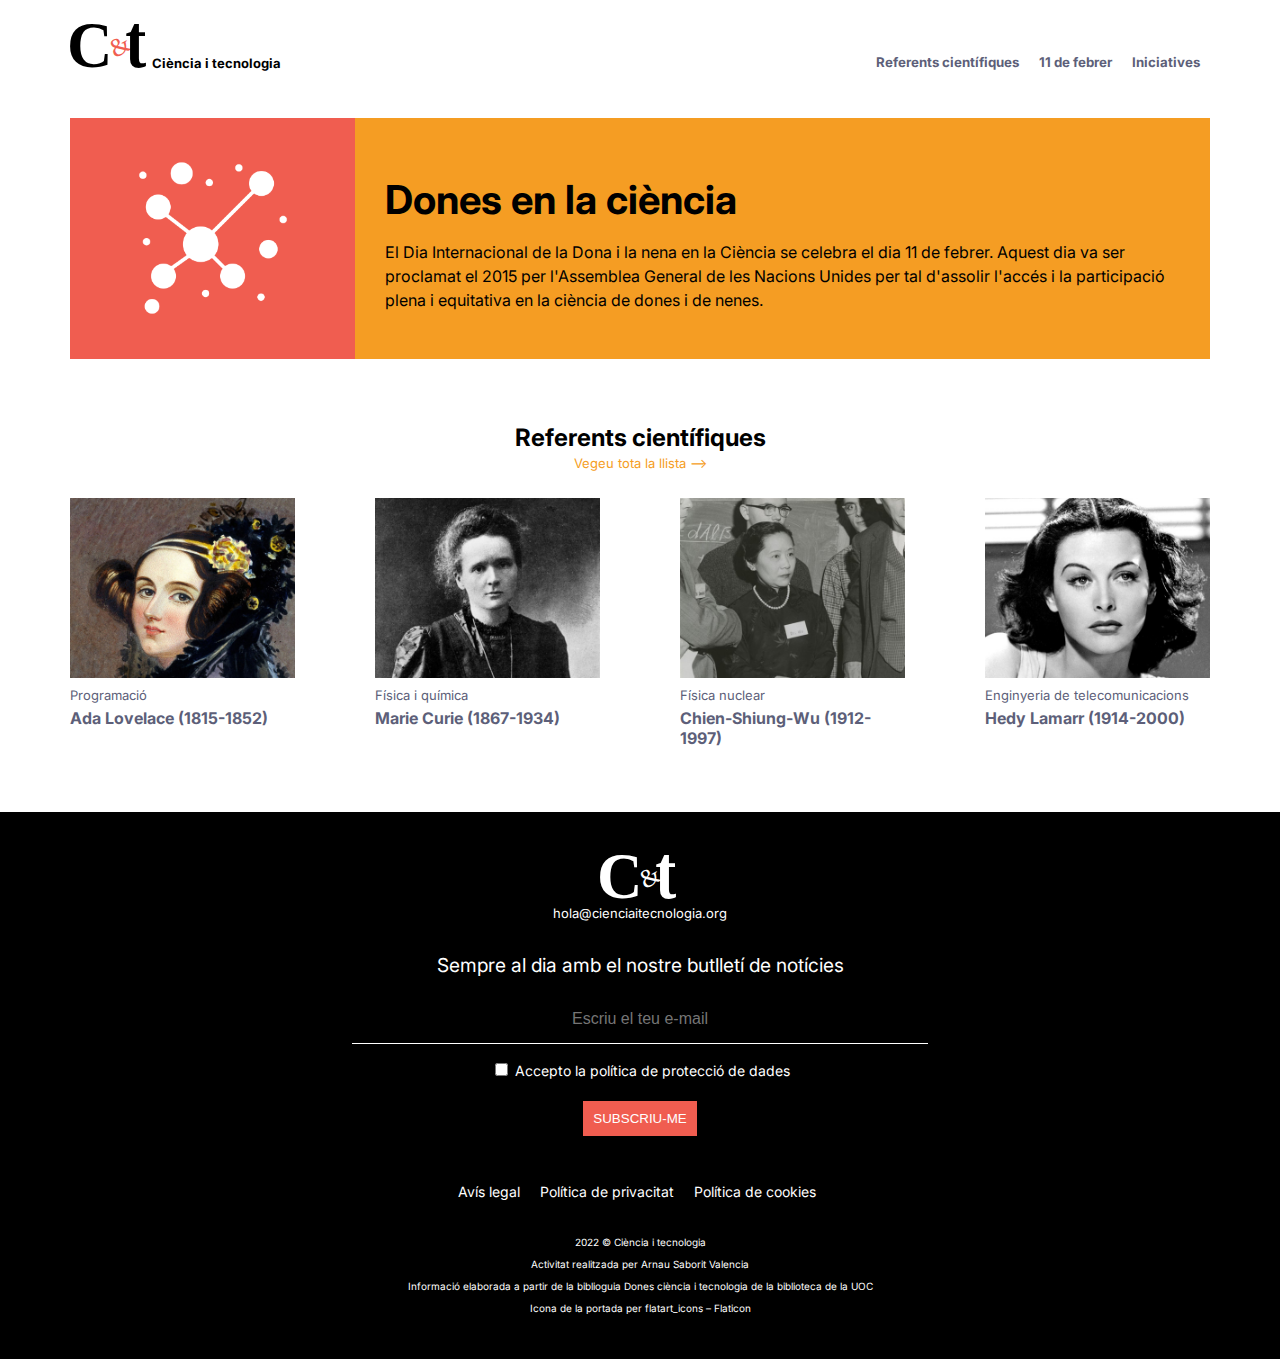
<file: index.html>
<!doctype html>
<html lang="es">
<head>
    <meta charset="utf-8">
    <meta name="title" content="Ciència i tecnologia">
    <meta name="author" content="Arnau Saborit">
    <meta name="description" content="Dones en la ciència">
    <meta name="viewport" content="width=device-width, initial-scale=1.0">
    <meta http-equiv="X-UA-Compatible" content="IE=edge">
    <title>C&T - Inici</title>
    <link rel="preconnect" href="https://fonts.googleapis.com">
    <link rel="preconnect" href="https://fonts.gstatic.com" crossorigin>
    <link href="https://fonts.googleapis.com/css2?family=Inter:wght@400;700;800&display=swap" rel="stylesheet">
    <link rel="stylesheet" href="css/estils.css">
</head>

<body>

    <header class="container">
        <div class="flexContainer">
            <a href="index.html"><h1>Ciència i tecnologia</h1></a>
         <nav>
            <ul>
              <li><h5><a href="referents.html">Referents científiques</a></h5></li>
              <li><h5><a href="11-de-febrer.html">11 de febrer</a></h5></li>
              <li><h5><a href="iniciatives.html">Iniciatives</a></h5></li>
            </ul>
         </nav>
        </div>
    </header>
     


    <main class="container">
            <div class="gridIndex">
                <div class="imageContent"></div>
                <div class="textContent">
                    <h1>Dones en la ciència</h1>
                    <p>El Dia Internacional de la Dona i la nena en la Ciència se celebra el dia 11 de febrer. Aquest dia va ser proclamat el 2015 per l'Assemblea General de les Nacions Unides per tal d'assolir l'accés i la participació plena i equitativa en la ciència de dones i de nenes.</p>
                </div>
            </div>
            <div class="gridIndex2">
                <div class="subTitleIndex">
                    <h1>Referents científiques</h1>
                    <a href="referents.html">Vegeu tota la llista --></a>
                </div>
            <a href="referents.html#Ada">
                <figure>
                <img src="img/01-ada-lovelace.jpg" width="225" height="180">
                <figcaption>Programació<p>Ada Lovelace (1815-1852)</p></figcaption>
                </figure>
            </a>
            <a href="referents.html#Marie">
                <figure>
                    <img src="img/02-marie-curie.jpg" width="225" height="180">
                    <figcaption>Física i química<p>Marie Curie (1867-1934)</p></figcaption>
                </figure>
            </a>
            <a href="referents.html#Chien">
                <figure>
                    <img src="img/03-chien-shiung-wu.jpg"width="225" height="180">
                    <figcaption>Física nuclear<p>Chien-Shiung-Wu (1912-1997)</p></figcaption>
                </figure>
            </a>
            <a href="referents.html#Hedy">
                <figure>
                    <img src="img/04-hedy-lamarr.jpg" width="225" height="180">
                    <figcaption>Enginyeria de telecomunicacions<p>Hedy Lamarr (1914-2000)</p></figcaption>
                </figure>
            </a>
            </div>
    </main>

    <footer>
        <h5><a href="hola@cienciaitecnologia.org">hola@cienciaitecnologia.org</a></h5>
        <form>
            <p class="footerFormTitle">Sempre al dia amb el nostre butlletí de notícies</p>
            
            <p>
            <input type="text" id="email" name="email_personal" placeholder="Escriu el teu e-mail" required>
            </p>

            <p>
            <input type="checkbox" id="termscond_1" name="termes_condicions" required>
            <label class="flex" for="termscond_1">Accepto la <a href="">&nbsppolítica de protecció de dades</a></label>
            </p>

            <p>
            <input type="submit" value="SUBSCRIU-ME"/>
            </p> 
        </form>
            <ul>
                <li><a href="">Avís legal </a></li>
                <li><a href="">Política de privacitat </a></li>
                <li><a href="">Política de cookies</a></li>
            </ul>
            
        <div class="footerSmallText">
            <p>2022 © Ciència i tecnologia</p>
            <p>Activitat realitzada per Arnau Saborit Valencia</p>
            <p></p>
            <p>Informació elaborada a partir de la biblioguia <a href="https://biblioteca.uoc.edu/ca/biblioguies/biblioguia/Dones-ciencia-i-tecnologia/">Dones ciència i tecnologia</a> de la biblioteca de la UOC</p>
            <p><a href="https://www.flaticon.es/iconos-gratis/atomo">Icona de la portada per flatart_icons – Flaticon</a></p>
        </div>
    </footer>
       

</body>
</html>
</file>
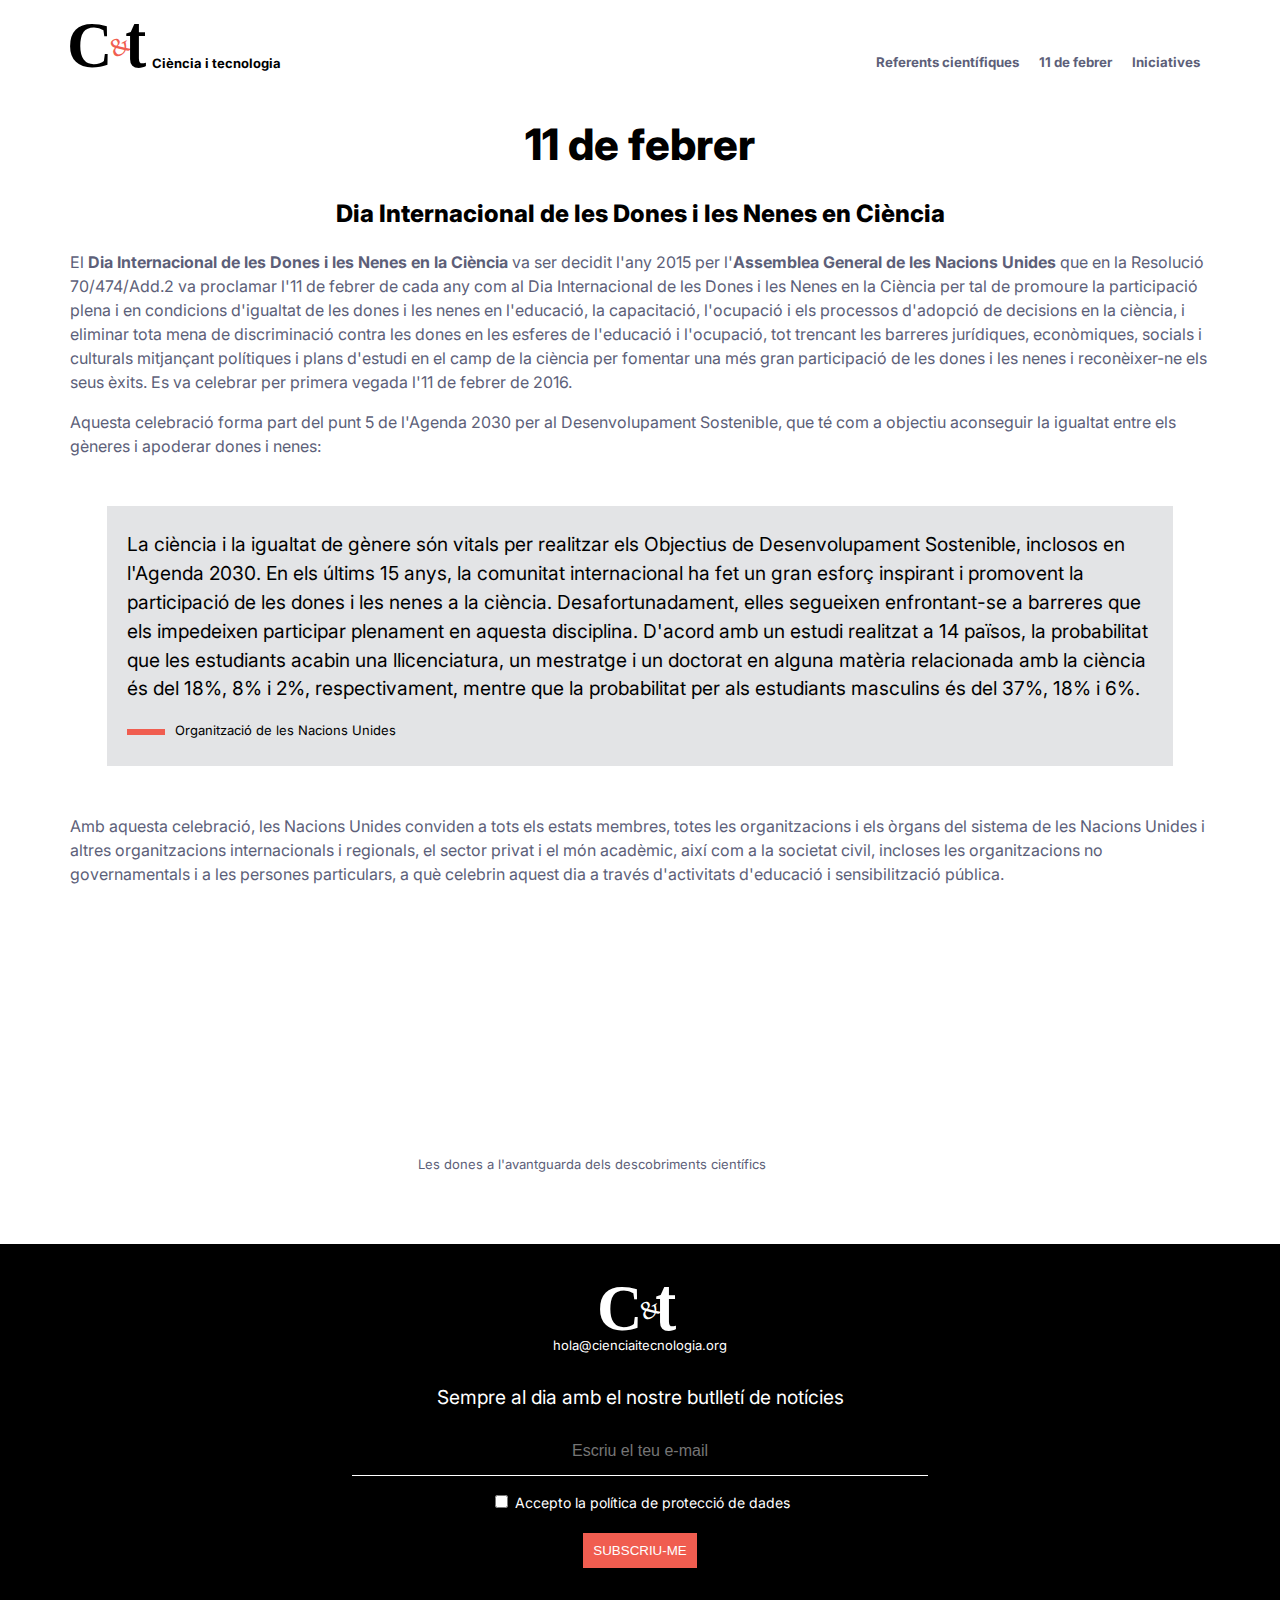
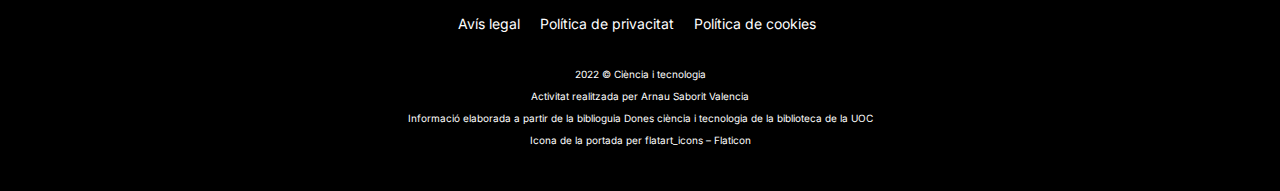
<file: 11-de-febrer.html>
<!doctype html>
<html lang="es">
<head>
    <meta charset="utf-8">
    <meta name="title" content="Ciència i tecnologia">
    <meta name="author" content="Arnau Saborit">
    <meta name="description" content="Dia Internacional de les Dones i les Nenes en Ciència">
    <meta name="viewport" content="width=device-width, initial-scale=1.0">
    <meta http-equiv="X-UA-Compatible" content="IE=edge">
    <title>C&T - 11 de febrer</title>
    <link rel="preconnect" href="https://fonts.googleapis.com">
    <link rel="preconnect" href="https://fonts.gstatic.com" crossorigin>
    <link href="https://fonts.googleapis.com/css2?family=Inter:wght@400;700;800&display=swap" rel="stylesheet">
    <link rel="stylesheet" href="css/estils.css">
</head>

<body>

    <header class="container">
        <div class="flexContainer">
            <a href="index.html"><h1>Ciència i tecnologia</h1></a>
         <nav>
            <ul>
              <li><h5><a href="referents.html">Referents científiques</a></h5></li>
              <li><h5><a href="11-de-febrer.html">11 de febrer</a></h5></li>
              <li><h5><a href="iniciatives.html">Iniciatives</a></h5></li>
            </ul>
         </nav>
        </div>
    </header>
     


    <main class="container">
           <h1 class="title">11 de febrer</h1>
           <h2 class="subTitleOnzeFebrer">Dia Internacional de les Dones i les Nenes en Ciència</h2>

           <div class="onzeFebrerContent">
           <p>El <b>Dia Internacional de les Dones i les Nenes en la Ciència</b> va ser decidit l'any 2015 per l'<b>Assemblea General de les Nacions Unides</b> que en la Resolució 70/474/Add.2 va proclamar l'11 de febrer de cada any com al Dia Internacional de les Dones i les Nenes en la Ciència per tal de promoure la participació plena i en condicions d'igualtat de les dones i les nenes en l'educació, la capacitació, l'ocupació i els processos d'adopció de decisions en la ciència, i eliminar tota mena de discriminació contra les dones en les esferes de l'educació i l'ocupació, tot trencant les barreres jurídiques, econòmiques, socials i culturals mitjançant polítiques i plans d'estudi en el camp de la ciència per fomentar una més gran participació de les dones i les nenes i reconèixer-ne els seus èxits. Es va celebrar per primera vegada l'11 de febrer de 2016.</p>
           <p>Aquesta celebració forma part del punt 5 de l'Agenda 2030 per al Desenvolupament Sostenible, que té com a objectiu aconseguir la igualtat entre els gèneres i apoderar dones i nenes:</p>
           <div class="onzeFebrerBqContent">
            <p>La ciència i la igualtat de gènere són vitals per realitzar els Objectius de Desenvolupament Sostenible, inclosos en l'Agenda 2030. En els últims 15 anys, la comunitat internacional ha fet un gran esforç inspirant i promovent la participació de les dones i les nenes a la ciència. Desafortunadament, elles segueixen enfrontant-se a barreres que els impedeixen participar plenament en aquesta disciplina. D'acord amb un estudi realitzat a 14 països, la probabilitat que les estudiants acabin una llicenciatura, un mestratge i un doctorat en alguna matèria relacionada amb la ciència és del 18%, 8% i 2%, respectivament, mentre que la probabilitat per als estudiants masculins és del 37%, 18% i 6%.</p>
           <div class="rectangle"></div><p>Organització de les Nacions Unides</p>
        </div>
          
           <p>Amb aquesta celebració, les Nacions Unides conviden a tots els estats membres, totes les organitzacions i els òrgans del sistema de les Nacions Unides i altres organitzacions internacionals i regionals, el sector privat i el món acadèmic, així com a la societat civil, incloses les organitzacions no governamentals i a les persones particulars, a què celebrin aquest dia a través d'activitats d'educació i sensibilització pública.</p>
           
           <figure>
            <iframe width="444" height="250" src="https://www.youtube.com/embed/yHnzpMAahFs" title="Las mujeres a la vanguardia de los descubrimientos científicos" frameborder="0" allow="accelerometer; autoplay; clipboard-write; encrypted-media; gyroscope; picture-in-picture" allowfullscreen></iframe>
            <figcaption>Les dones a l'avantguarda dels descobriments científics</figcaption>
        </figure>
    </div>
        

        </main>


        <footer>
            <h5><a href="hola@cienciaitecnologia.org">hola@cienciaitecnologia.org</a></h5>
    
            <form>
                <p class="footerFormTitle">Sempre al dia amb el nostre butlletí de notícies</p>
                
                <p>
                <input type="text" id="email" name="email_personal" placeholder="Escriu el teu e-mail" required>
                </p>
    
                <p>
                <input type="checkbox" id="termscond_1" name="termes_condicions" required>
                <label class="flex" for="termscond_1">Accepto la <a href="">&nbsppolítica de protecció de dades</a></label>
                </p>
    
                <p>
                <input type="submit" value="SUBSCRIU-ME"/>
                </p>
                
            </form>
    
                <ul>
                    <li><a href="">Avís legal </a></li>
                    <li><a href="">Política de privacitat </a></li>
                    <li><a href="">Política de cookies</a></li>
                </ul>
                
            <div class="footerSmallText">
                <p>2022 © Ciència i tecnologia</p>
                <p>Activitat realitzada per Arnau Saborit Valencia</p>
                <p></p>
                <p>Informació elaborada a partir de la biblioguia <a href="https://biblioteca.uoc.edu/ca/biblioguies/biblioguia/Dones-ciencia-i-tecnologia/">Dones ciència i tecnologia</a> de la biblioteca de la UOC</p>
                <p><a href="https://www.flaticon.es/iconos-gratis/atomo">Icona de la portada per flatart_icons – Flaticon</a></p>
            </div>
            
    
        </footer>
       

</body>
</html>
</file>
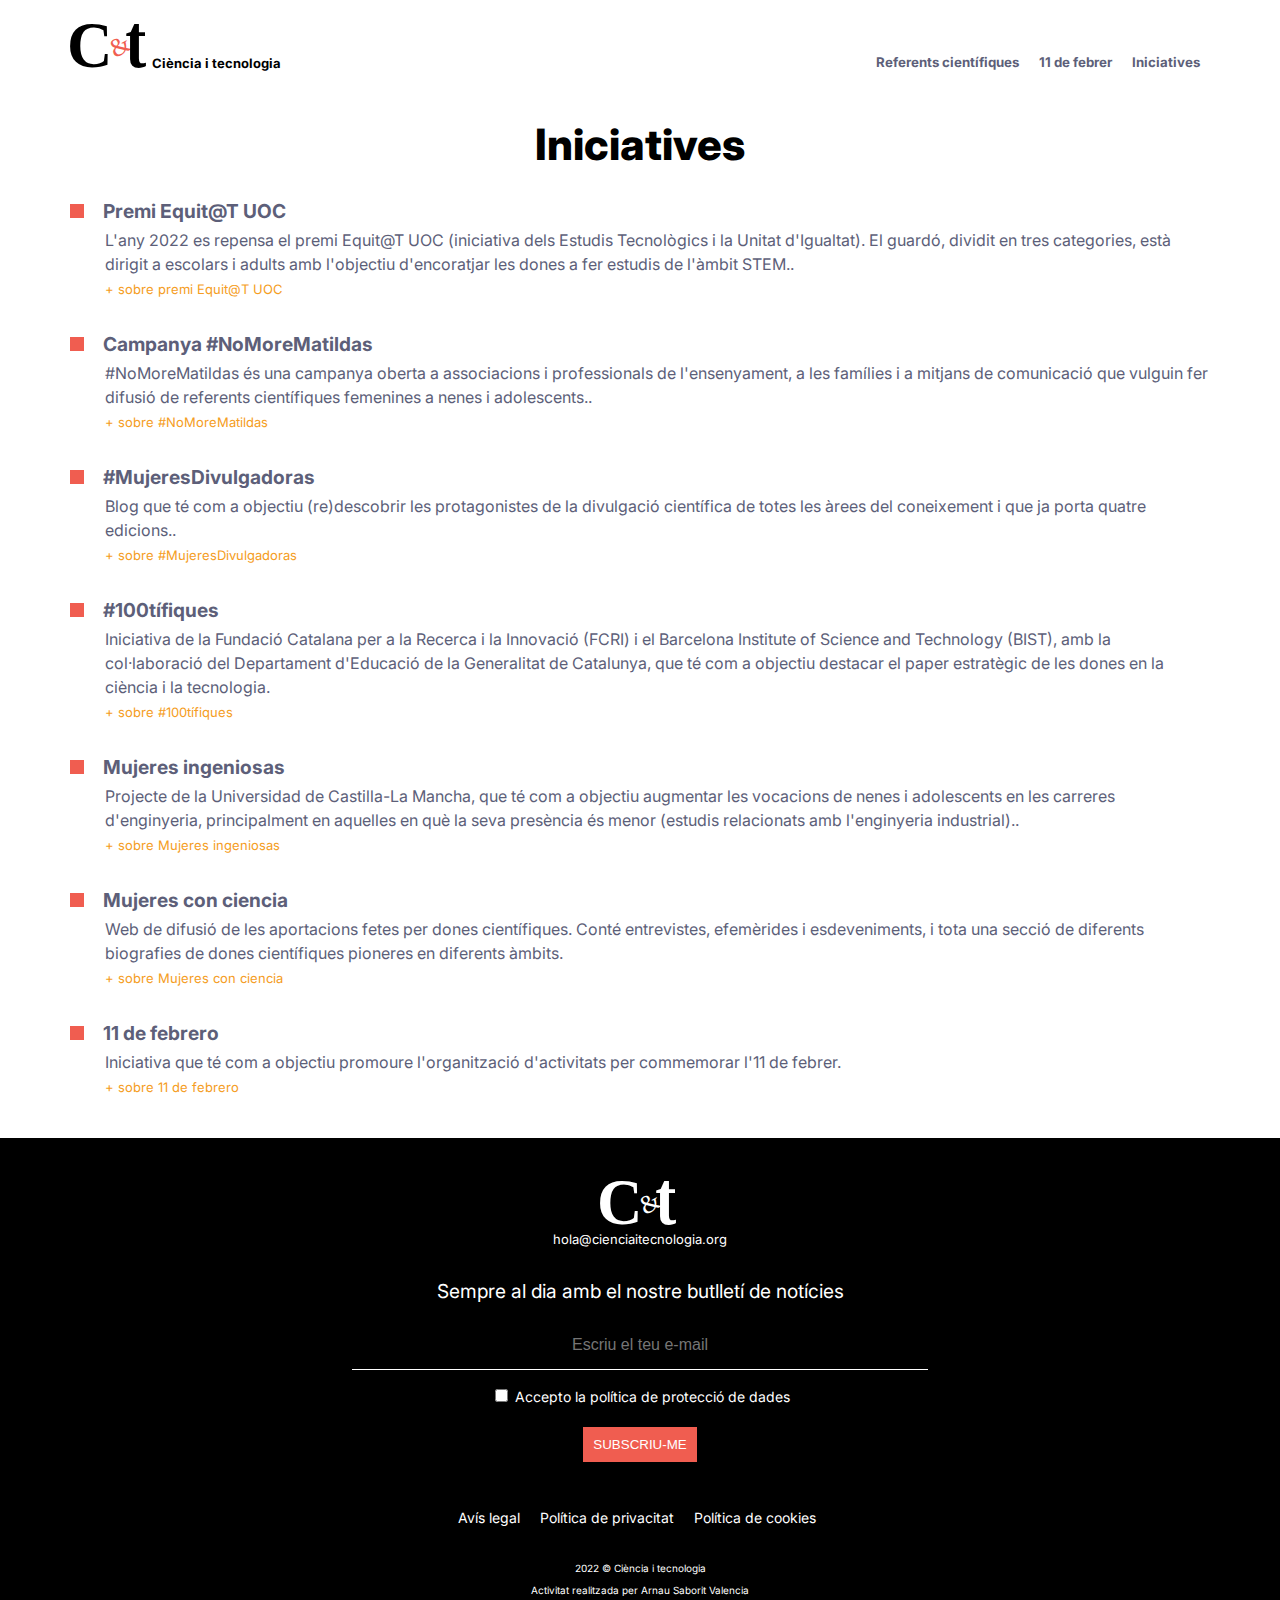
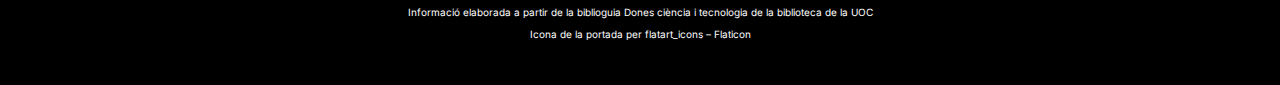
<file: iniciatives.html>
<!doctype html>
<html lang="es">
<head>
    <meta charset="utf-8">
    <meta name="title" content="Ciència i tecnologia">
    <meta name="author" content="Arnau Saborit">
    <meta name="description" content="Iniciatives">
    <meta name="viewport" content="width=device-width, initial-scale=1.0">
    <meta http-equiv="X-UA-Compatible" content="IE=edge">
    <title>C&T - iniciatives</title>
    <link rel="preconnect" href="https://fonts.googleapis.com">
    <link rel="preconnect" href="https://fonts.gstatic.com" crossorigin>
    <link href="https://fonts.googleapis.com/css2?family=Inter:wght@400;700;800&display=swap" rel="stylesheet">
    <link rel="stylesheet" href="css/estils.css">
</head>

<body>

    <header class="container">
        <div class="flexContainer">
            <a href="index.html"><h1>Ciència i tecnologia</h1></a>
         <nav>
            <ul>
              <li><h5><a href="referents.html">Referents científiques</a></h5></li>
              <li><h5><a href="11-de-febrer.html">11 de febrer</a></h5></li>
              <li><h5><a href="iniciatives.html">Iniciatives</a></h5></li>
            </ul>
         </nav>
        </div>
    </header>
     


    <main class="container">
       
            <h1 class="title">Iniciatives</h1>

           <dl>
            <dt>Premi Equit@T UOC</dt>
            <dd>L'any 2022 es repensa el premi Equit@T UOC (iniciativa dels Estudis Tecnològics i la Unitat d'Igualtat). El guardó, dividit en tres categories, està dirigit a escolars i adults amb l'objectiu d'encoratjar les dones a fer estudis de l'àmbit STEM..<p><a href="http://premi-equitat.uoc.edu/">+ sobre premi Equit@T UOC</a></p></dd>
            
            <dt>Campanya #NoMoreMatildas</dt>
            <dd>#NoMoreMatildas és una campanya oberta a associacions i professionals de l'ensenyament, a les famílies i a mitjans de comunicació que vulguin fer difusió de referents científiques femenines a nenes i adolescents..<p><a href="https://www.nomorematildas.com/es">+ sobre #NoMoreMatildas</a></p></dd>
            
            <dt>#MujeresDivulgadoras</dt>
            <dd>Blog que té com a objectiu (re)descobrir les protagonistes de la divulgació científica de totes les àrees del coneixement i que ja porta quatre edicions..<p><a href="https://socialmediaeninvestigacion.com/mujeresdivulgadoras-edicion4/">+ sobre #MujeresDivulgadoras</a></p></dd>
            
            <dt>#100tífiques</dt>
            <dd>Iniciativa de la Fundació Catalana per a la Recerca i la Innovació (FCRI) i el Barcelona Institute of Science and Technology (BIST), amb la col·laboració del Departament d'Educació de la Generalitat de Catalunya, que té com a objectiu destacar el paper estratègic de les dones en la ciència i la tecnologia.<p><a href="https://100tifiques.cat/qui-som/">+ sobre #100tífiques</a></p></dd>
            
            <dt>Mujeres ingeniosas</dt>
            <dd>Projecte de la Universidad de Castilla-La Mancha, que té com a objectiu augmentar les vocacions de nenes i adolescents en les carreres d'enginyeria, principalment en aquelles en què la seva presència és menor (estudis relacionats amb l'enginyeria industrial)..<p><a href="https://mujeresingeniosas.es/proyecto-mujeres-ingeniosas/">+ sobre Mujeres ingeniosas</a></p></dd>
            
            <dt>Mujeres con ciencia</dt>
            <dd>Web de difusió de les aportacions fetes per dones científiques. Conté entrevistes, efemèrides i esdeveniments, i tota una secció de diferents biografies de dones científiques pioneres en diferents àmbits.<p><a href="https://mujeresconciencia.com/mujeres-con-ciencia/">+ sobre Mujeres con ciencia</a></p></dd>
            
            <dt>11 de febrero</dt>
            <dd>Iniciativa que té com a objectiu promoure l'organització d'activitats per commemorar l'11 de febrer.<p><a href="https://11defebrero.org/">+ sobre 11 de febrero</a></p></dd>
          
        </dl>
           
        

        </main>


        <footer>
            <h5><a href="hola@cienciaitecnologia.org">hola@cienciaitecnologia.org</a></h5>
    
            <form>
                <p class="footerFormTitle">Sempre al dia amb el nostre butlletí de notícies</p>
                
                <p>
                <input type="text" id="email" name="email_personal" placeholder="Escriu el teu e-mail" required>
                </p>
    
                <p>
                <input type="checkbox" id="termscond_1" name="termes_condicions" required>
                <label class="flex" for="termscond_1">Accepto la <a href="">&nbsppolítica de protecció de dades</a></label>
                </p>
    
                <p>
                <input type="submit" value="SUBSCRIU-ME"/>
                </p>
                
            </form>
    
                <ul>
                    <li><a href="">Avís legal </a></li>
                    <li><a href="">Política de privacitat </a></li>
                    <li><a href="">Política de cookies</a></li>
                </ul>
                
            <div class="footerSmallText">
                <p>2022 © Ciència i tecnologia</p>
                <p>Activitat realitzada per Arnau Saborit Valencia</p>
                <p></p>
                <p>Informació elaborada a partir de la biblioguia <a href="https://biblioteca.uoc.edu/ca/biblioguies/biblioguia/Dones-ciencia-i-tecnologia/">Dones ciència i tecnologia</a> de la biblioteca de la UOC</p>
                <p><a href="https://www.flaticon.es/iconos-gratis/atomo">Icona de la portada per flatart_icons – Flaticon</a></p>
            </div>
            
    
        </footer>
       

</body>
</html>
</file>
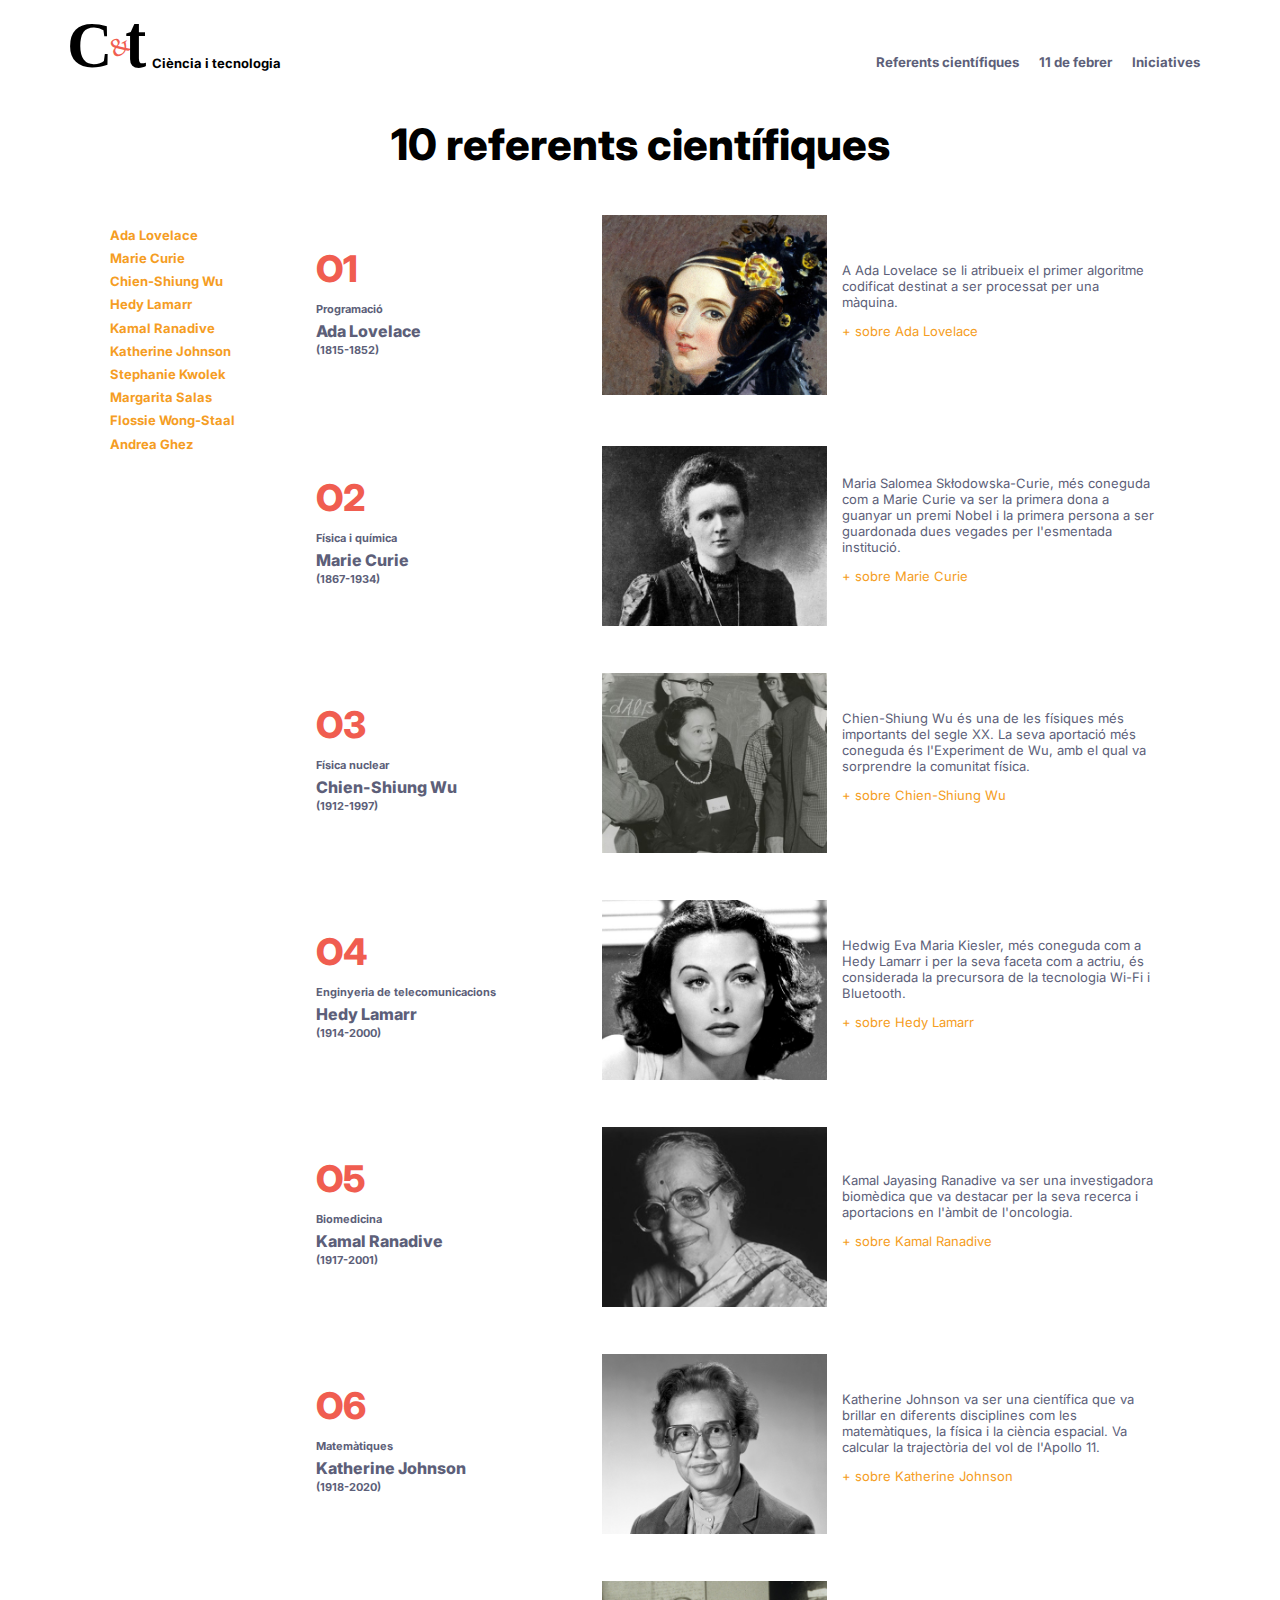
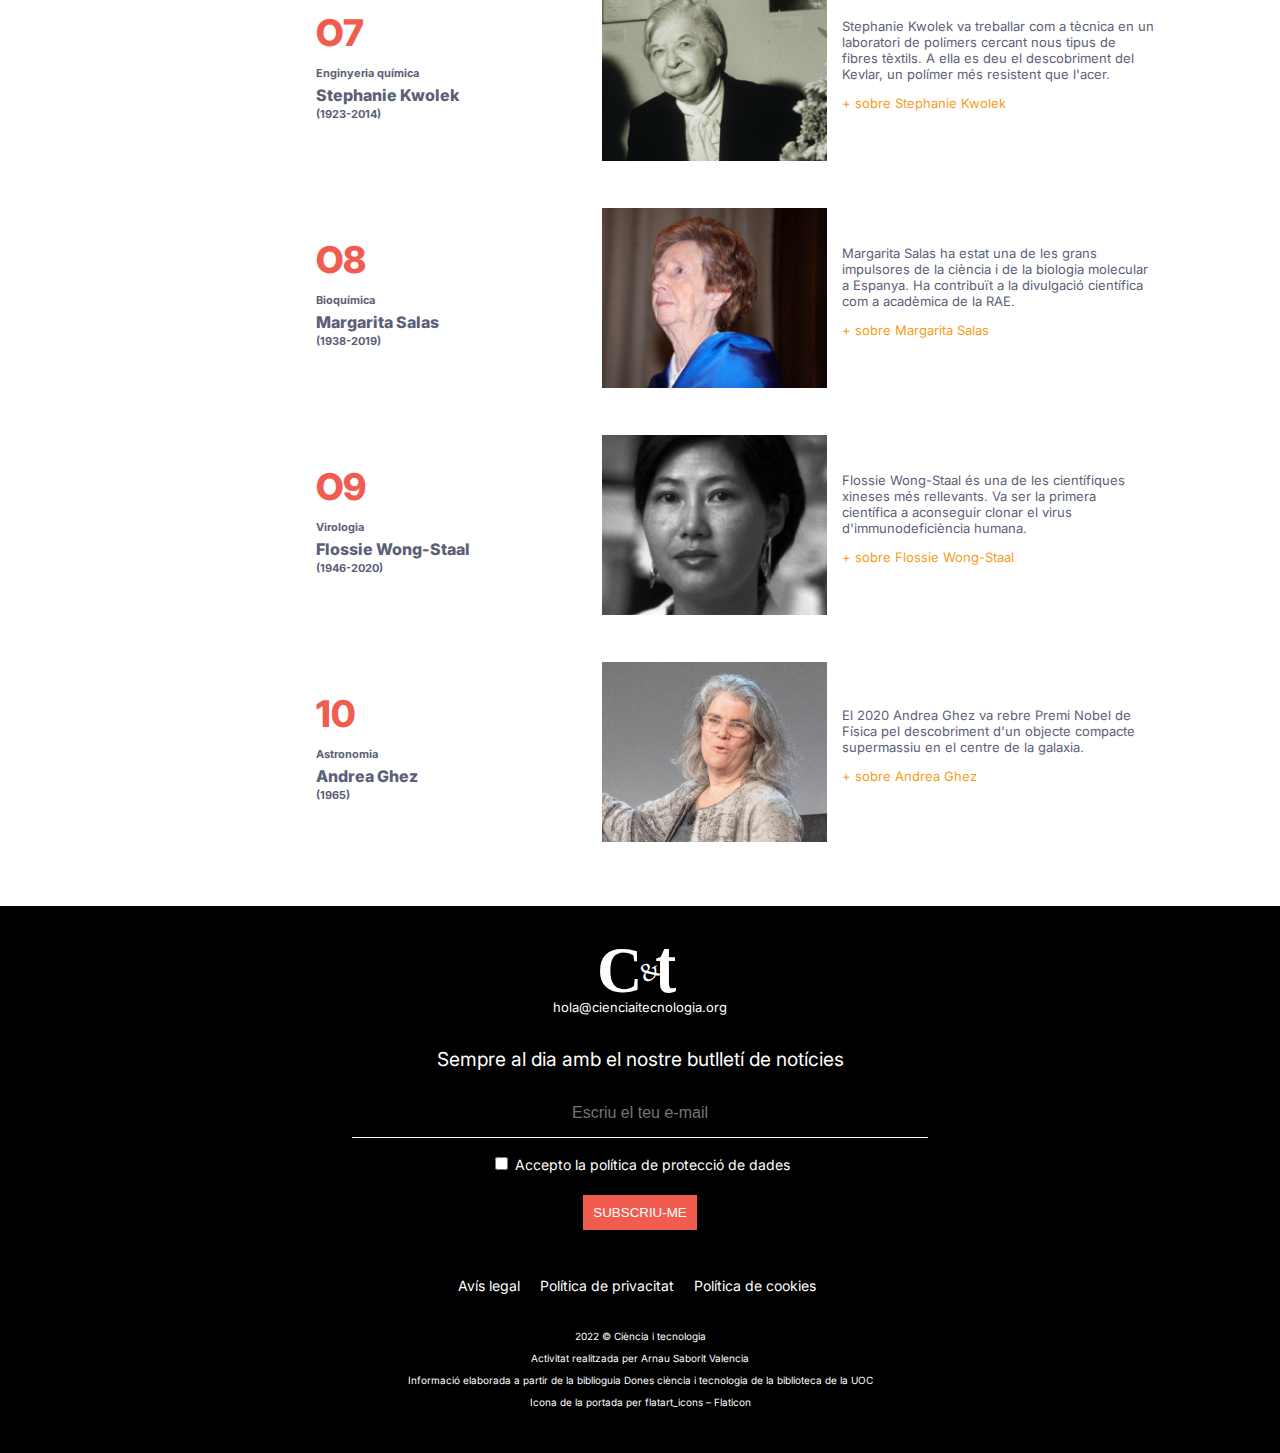
<file: referents.html>
<!doctype html>
<html lang="es">
<head>
    <meta charset="utf-8">
    <meta name="title" content="Ciència i tecnologia">
    <meta name="author" content="Arnau Saborit">
    <meta name="description" content="10 referents científiques">
    <meta name="viewport" content="width=device-width, initial-scale=1.0">
    <meta http-equiv="X-UA-Compatible" content="IE=edge">
    <title>C&T - referents</title>
    <link rel="preconnect" href="https://fonts.googleapis.com">
    <link rel="preconnect" href="https://fonts.gstatic.com" crossorigin>
    <link href="https://fonts.googleapis.com/css2?family=Inter:wght@400;700;800&display=swap" rel="stylesheet">
    <link rel="stylesheet" href="css/estils.css">
</head>

<body>

    <header class="container">
        <div class="flexContainer">
            <a href="index.html"><h1>Ciència i tecnologia</h1></a>
         <nav>
            <ul>
              <li><h5><a href="referents.html">Referents científiques</a></h5></li>
              <li><h5><a href="11-de-febrer.html">11 de febrer</a></h5></li>
              <li><h5><a href="iniciatives.html">Iniciatives</a></h5></li>
            </ul>
         </nav>
        </div>
    </header>
     


    <main class="container">
        <h1 class="title">10 referents científiques</h1>
      
            <div class="gridReferents">
                <ul>
                    <li><p><a href="referents.html#Ada">Ada Lovelace</a></p></li>
                    <li><p><a href="referents.html#Marie">Marie Curie</a></p></li>
                    <li><p><a href="referents.html#Chien">Chien-Shiung Wu</a></p></li>
                    <li><p><a href="referents.html#Hedy">Hedy Lamarr</a></p></li>
                    <li><p><a href="referents.html#Kamal">Kamal Ranadive</a></p></li>
                    <li><p><a href="referents.html#Katherine">Katherine Johnson</a></p></li>
                    <li><p><a href="referents.html#Stephanie">Stephanie Kwolek</a></p></li>
                    <li><p><a href="referents.html#Margarita">Margarita Salas</a></p></li>
                    <li><p><a href="referents.html#Flossie">Flossie Wong-Staal</a></p></li>
                    <li><p><a id="last" href="referents.html#Andrea">Andrea Ghez</a></p></li>
                </ul>

                <div class="womenNames" id="Ada">
                    <h1>O1</h1>
                    <p>Programació</p>
                    <p>Ada Lovelace</p>
                    <p>(1815-1852)</p>
                </div>
                

                <figure>
                    <img src="img/01-ada-lovelace.jpg" width="225" height="180">
                    <figcaption>A Ada Lovelace se li atribueix el primer algoritme codificat destinat a ser processat per una màquina. <p><a href="https://www.youtube.com/watch?v=bYCDVwyuVt4">+ sobre Ada Lovelace</a></p></figcaption>
                </figure>

                

                <div></div>

                <div class="womenNames" id="Marie">
                    <h1>O2</h1>
                    <p>Física i química</p>
                    <p>Marie Curie</p>
                    <p>(1867-1934)</p>
                </div>
                

                <figure>
                    <img src="img/02-marie-curie.jpg" width="225" height="180">
                    <figcaption>Maria Salomea Skłodowska-Curie, més coneguda com a Marie Curie va ser la primera dona a guanyar un premi Nobel i la primera persona a ser guardonada dues vegades per l'esmentada institució. <p><a href="https://historia.nationalgeographic.com.es/personajes/marie-curie">+ sobre Marie Curie</a></p></figcaption>
                </figure>

                <div></div>

                <div class="womenNames" id="Chien">
                    <h1>O3</h1>
                    <p>Física nuclear</p>
                    <p>Chien-Shiung Wu</p>
                    <p>(1912-1997)</p>
                </div>
                

                <figure>
                    <img src="img/03-chien-shiung-wu.jpg" width="225" height="180">
                    <figcaption>Chien-Shiung Wu és una de les físiques més importants del segle XX. La seva aportació més coneguda és l'Experiment de Wu, amb el qual va sorprendre la comunitat física.<p><a href="https://historia.nationalgeographic.com.es/a/chien-shiung-wu-fisica-pionera-sin-premio-nobel_16354">+ sobre Chien-Shiung Wu</a></p></figcaption>
                </figure>

                <div></div>

                <div class="womenNames" id="Hedy">
                    <h1>O4</h1>
                    <p>Enginyeria de telecomunicacions</p>
                    <p>Hedy Lamarr</p>
                    <p>(1914-2000)</p>
                </div>
                

                <figure>
                    <img src="img/04-hedy-lamarr.jpg" width="225" height="180">
                    <figcaption>Hedwig Eva Maria Kiesler, més coneguda com a Hedy Lamarr i per la seva faceta com a actriu, és considerada la precursora de la tecnologia Wi-Fi i Bluetooth.<p><a href="https://es.wikipedia.org/wiki/Hedy_Lamarr">+ sobre Hedy Lamarr</a></p></figcaption>
                </figure>

                <div></div>

                <div class="womenNames" id="Kamal">
                    <h1>O5</h1>
                    <p>Biomedicina</p>
                    <p>Kamal Ranadive</p>
                    <p>(1917-2001)</p>
                </div>
                

                <figure>
                    <img src="img/05-kamal-ranadive.jpg" width="225" height="180">
                    <figcaption>Kamal Jayasing Ranadive va ser una investigadora biomèdica que va destacar per la seva recerca i aportacions en l'àmbit de l'oncologia.<p><a href="https://es.wikipedia.org/wiki/Kamal_Ranadive">+ sobre Kamal Ranadive</a></p></figcaption>
                </figure>

                <div></div>

                <div class="womenNames" id="Katherine">
                    <h1>O6</h1>
                    <p>Matemàtiques</p>
                    <p>Katherine Johnson</p>
                    <p>(1918-2020)</p>
                </div>
                

                <figure>
                    <img src="img/06-katherine-johnson.jpg" width="225" height="180">
                    <figcaption>Katherine Johnson va ser una científica que va brillar en diferents disciplines com les matemàtiques, la física i la ciència espacial. Va calcular la trajectòria del vol de l'Apollo 11.<p><a href="https://www.nasa.gov/content/katherine-johnson-biography">+ sobre Katherine Johnson</a></p></figcaption>
                </figure>

                <div></div>

                <div class="womenNames" id="Stephanie">
                    <h1>O7</h1>
                    <p>Enginyeria química</p>
                    <p>Stephanie Kwolek</p>
                    <p>(1923-2014)</p>
                </div>
                

                <figure>
                    <img src="img/07-stephanie-kwolek.jpg" width="225" height="180">
                    <figcaption>Stephanie Kwolek va treballar com a tècnica en un laboratori de polímers cercant nous tipus de fibres tèxtils. A ella es deu el descobriment del Kevlar, un polímer més resistent que l'acer.<p><a href="https://clickmica.fundaciondescubre.es/conoce/nombres-propios/stephanie-kwolek/">+ sobre Stephanie Kwolek</a></p></figcaption>
                </figure>

                <div></div>

                <div class="womenNames" id="Margarita">
                    <h1>O8</h1>
                    <p>Bioquímica</p>
                    <p>Margarita Salas</p>
                    <p>(1938-2019)</p>
                </div>
                

                <figure>
                    <img src="img/08-margarita-salas.jpg" width="225" height="180">
                    <figcaption>Margarita Salas ha estat una de les grans impulsores de la ciència i de la biologia molecular a Espanya. Ha contribuït a la divulgació científica com a acadèmica de la RAE.<p><a href="https://www.rtve.es/play/videos/pienso-luego-existo/pienso-luego-existo-margarita-salas/5437766/">+ sobre Margarita Salas</a></p></figcaption>
                </figure>

                <div></div>

                <div class="womenNames" id="Flossie">
                    <h1>O9</h1>
                    <p>Virologia</p>
                    <p>Flossie Wong-Staal</p>
                    <p>(1946-2020)</p>
                </div>
                

                <figure>
                    <img src="img/09-flossie-wong-staal.jpg" width="225" height="180">
                    <figcaption>Flossie Wong-Staal és una de les científiques xineses més rellevants. Va ser la primera científica a aconseguir clonar el virus d'immunodeficiència humana.<p><a href="https://www.tekcrispy.com/2021/11/25/flossie-wong-staal/">+ sobre Flossie Wong-Staal</a></p></figcaption>
                </figure>

                <div></div>

                <div class="womenNames" id="Andrea">
                    <h1>10</h1>
                    <p>Astronomia</p>
                    <p>Andrea Ghez</p>
                    <p>(1965)</p>
                </div>
                

                <figure>
                    <img src="img/10-andrea-ghez.jpg" width="225" height="180">
                    <figcaption>El 2020 Andrea Ghez va rebre Premi Nobel de Física pel descobriment d'un objecte compacte supermassiu en el centre de la galaxia.<p><a href="https://www.ted.com/talks/andrea_ghez_the_hunt_for_a_supermassive_black_hole?language=es">+ sobre Andrea Ghez</a></p></figcaption>
                </figure>

           </div>

    </main>

    <footer>
        <h5><a href="hola@cienciaitecnologia.org">hola@cienciaitecnologia.org</a></h5>

        <form>
            <p class="footerFormTitle">Sempre al dia amb el nostre butlletí de notícies</p>
            
            <p>
            <input type="text" id="email" name="email_personal" placeholder="Escriu el teu e-mail" required>
            </p>

            <p>
            <input type="checkbox" id="termscond_1" name="termes_condicions" required>
            <label class="flex" for="termscond_1">Accepto la <a href="">&nbsppolítica de protecció de dades</a></label>
            </p>

            <p>
            <input type="submit" value="SUBSCRIU-ME"/>
            </p>
            
        </form>

            <ul>
                <li><a href="">Avís legal </a></li>
                <li><a href="">Política de privacitat </a></li>
                <li><a href="">Política de cookies</a></li>
            </ul>
            
        <div class="footerSmallText">
            <p>2022 © Ciència i tecnologia</p>
            <p>Activitat realitzada per Arnau Saborit Valencia</p>
            <p></p>
            <p>Informació elaborada a partir de la biblioguia <a href="https://biblioteca.uoc.edu/ca/biblioguies/biblioguia/Dones-ciencia-i-tecnologia/">Dones ciència i tecnologia</a> de la biblioteca de la UOC</p>
            <p><a href="https://www.flaticon.es/iconos-gratis/atomo">Icona de la portada per flatart_icons – Flaticon</a></p>
        </div>
        

    </footer>
       

</body>
</html>
</file>
<file: css/estils.css>
html {
    font-family: 'Inter', sans-serif;
    font-size: 16px;
}

 /*Header*/

.container {
    width: 95%;
    max-width: 1140px;
    margin-left: auto;
    margin-right: auto;
}

.flexContainer{
    width: 100%;
    max-width: 1140px;
    margin-left: auto;
    margin-right: auto;
    display: inline-flex;
    justify-content: space-between;
}


nav ul {
    list-style-type: none;
    display: inline-flex;
    margin-top: 1.35rem;
}

nav ul>li {
    padding: 10px;

}

header a{
    text-decoration: none;
    color: rgb(93, 95, 121);
    
}

header a:hover{
   color: rgb(245, 157, 35);

}

header h1::before {
    background-image: url(../img/logo-ciencia-tecnologia.svg);
    background-repeat: no-repeat;
    background-size: 100%;
    background-position: bottom;
    display: inline-block;
    width: 5rem; 
    height: 3rem;
    margin-right: 2px;
    content:"";
    
}

header h1 {
    font-size: 13px;
    color: rgb(0, 0, 0);
    margin-top: 1.25rem;

}

@media screen and (max-width:900px) {

    header h1 {
        text-align: center;
    }
    .flexContainer {
        display: block;
    }
    nav {
        text-align: center;
    }
    nav ul{
        display: block;
        margin-top: 1.25rem;
        margin-bottom: 4rem;
        padding-left: 0;
    }

    nav ul>li{
        padding: 0;
        text-align: center;
    }
    nav ul>li h5 {
        margin: 5px;
    }
}

/*media queries main */

@media screen and (max-width:600px) {

    .container {
        width: 92%;
        margin: 0rem 1rem 0rem 1rem;
    }
    body, html {
        width: 100%;
        overflow-x: hidden;
        
    }
}


/*index.html - Primer grid*/

.gridIndex {
    display: grid;
    grid-template-columns: 1fr 3fr;
    justify-content: center;
}

.gridIndex .textContent {
    background-color:rgb(245, 157, 35);
    padding: 1.9rem;
    text-align: left; 
}

.gridIndex .textContent p {
    font-size: 1rem;
    line-height: 1.5;
    
}

.gridIndex .textContent h1 {
    font-size: 2.5rem;
    margin-bottom: 1rem;
}

.gridIndex .imageContent {
    background-color: rgb(240, 93, 80);
    background-image: url(../img/hero-athom.png);
    background-repeat: no-repeat;
    background-size: 12rem;
    background-position: center;
    display: block;
    content:"";
    padding: 6rem;
}


/*index.html - Media queries primer grid*/

@media screen and (max-width:900px) {
    
    .gridIndex .textContent, .gridIndex .imageContent{
        grid-column: 1 / -1;
        justify-content: center;
    }

    .gridIndex .textContent h1 {
        font-size: 1.5rem;
        text-align: center;
        margin-top: 0;
       
    }
    .gridIndex .textContent {
        padding: 10px;
    }
}

/*index.html - Segundo grid*/

.gridIndex2 {
    display: grid;
    grid-template-columns: repeat(4, 1fr);
    margin-bottom: 3rem;
    justify-content: center;
}

.gridIndex2 .subTitleIndex {
    text-align: center;
    margin-top: 3rem;
    margin-bottom: 10px;
    grid-column: span 4;
}

.gridIndex2 .subTitleIndex h1 {
    font-size: 1.5rem;
    margin-bottom:0;

}

.gridIndex2 .subTitleIndex a {
    font-size: 13px;
    margin-top: 0;
    color: rgb(245, 157, 35);
    text-decoration: none;
    
}

.gridIndex2 a {
    text-decoration: none;
    color:rgb(93, 95, 121);  
    
    
}

.gridIndex2 a:hover {
    text-decoration: none;
    color:rgb(245, 157, 35);
}

.gridIndex2 figure {
    text-align: center;
    width: fit-content;

   
}

.gridIndex2 figcaption p {
    font-size: 1rem;
    font-weight: bold;
    margin-top: 5px;
}

.gridIndex2 figcaption {
  
    text-align: left;
    font-size: 13px;
    margin-top: 5px;
   

}

/*index.html - Media queries segundo grid*/

@media screen and (max-width:900px) {

   .gridIndex2 a{
    
   grid-column: span 2;
   display: flex;
   justify-content: center;

   }
}

@media screen and (max-width:600px)  {
    
    .gridIndex2 a{
     
    grid-column: 1 / -1;
    text-align: center;
 
    }
    .gridIndex2 figcaption {
        text-align: center;
    }

    .gridIndex2 figure img {
        width: 92vw;
        height: 74vw;
    }

    
    
 }

 /* referents. html */

.title {
    text-align: center;
    font-size: 2.7rem;
    margin-top: 0;
    font-weight: 800;
}

.gridReferents {
    display: grid;
    grid-template-columns: 1fr 1fr 3fr;
    column-gap: 1.9rem;
    row-gap: 15px;
    margin-bottom: 3rem;
}

.gridReferents ul {
    list-style-type: none;
    line-height: 0.4;
    margin-bottom: -3rem;
}
.gridReferents ul a {
    color: rgb(245, 157, 35);
    text-decoration: none;
    font-size: 13px;
    font-weight: bold;
}

.gridReferents ul a:hover {
    color: rgb(93, 95, 121);
}

.womenNames {
    text-align: left;
    margin-top: auto;
    margin-bottom: auto;
    
}

.womenNames h1 {
    color: rgb(240, 93, 80);
    font-weight: 800;
    font-size: 2.3rem;
    margin-bottom: 10px;
    margin-top: 0;
}
.womenNames h1 + p{
    color:rgb(93, 95, 121);
    font-size: 11px;
    font-weight: bold;
    margin-bottom: 0;
    
}

.womenNames h1 + p + p{
    color:rgb(93, 95, 121);
    font-size: 1rem;
    font-weight: 800;
    margin-top: 5px;
    margin-bottom: 0;
}

.womenNames h1 + p + p + p{
    color:rgb(93, 95, 121);
    font-size: 11px;
    font-weight: bold;
    margin-top: 2px;
}

.gridReferents figure {
    display: inline-flex;
    
}

.gridReferents figcaption {
    color: rgb(93, 95, 121);
    font-size: 13px;
    padding: 15px;
    margin-top: auto;
    margin-bottom: auto;
}

.gridReferents figcaption a {
    color: rgb(245, 157, 35);
    text-decoration: none;
    font-size: 13px;
    
}

.gridReferents figure + div {
    z-index: -1;
}


@media screen and (max-width:900px) {

    .gridReferents ul{
     
    grid-column: span 3;
    display: inline-flex;
    justify-content: center;
    flex-wrap: wrap;
    margin-left: auto;
    margin-right: auto;
    padding: 0;
    width: 85%;
    margin-bottom: 10px;
    line-height: 0;
    
    }

    .gridReferents li a::after {
        display: inline-flex;
        justify-content: center;
        align-items: center;
        content: " ‧ ";
        padding:4px;
    }

    .gridReferents #last::after {
        content:" ";
        margin-top: 5px;
    }

    .gridReferents figure + div {
        grid-column: span 3;
    }
    

    .gridReferents figure{
        grid-column:span 2;

    }
    .womenNames {
        margin-left:3rem;
    }
    
 }

 @media screen and (max-width:600px)  {
    
    .gridReferents figure{
     
    grid-column: 1 / -1;
    display: block;
    text-align: center;
    margin: 0;
    }

    .gridReferents figure img {
        width: 92vw;
        height: 74vw;
    }

    .gridReferents figcaption {
        grid-column: 1 / -1;
        text-align: left;
    }

    .womenNames {
        margin: 0;
    }
 }


/*11-de-febrer.html*/

.title {
    text-align: center;
    font-size: 2.7rem;
    margin-top: 0;
    font-weight: 800;
}

.subTitleOnzeFebrer {
    text-align: center;
    font-size: 1.5rem;
    font-weight: 800;
}

.onzeFebrerContent {
    text-align: left;
    margin-top: 1.4rem;
}

.onzeFebrerContent p{
    color: rgb(93, 95, 121);
    font-size: 1rem;
    line-height: 1.5;
}

.onzeFebrerContent figure {
    margin: auto;
    margin-bottom: 4.5rem;
   width: fit-content;

   
}

.onzeFebrerContent figcaption {
    font-size: 13px;
    color: rgb(93, 95, 121);
    text-align: left;
}

.onzeFebrerBqContent {
    background-color: rgb(227, 228, 230);
    width: 90%;
    margin-left: auto;
    margin-right: auto;
    padding: 5px 20px 20px 20px;
    margin-top: 3rem;
    margin-bottom: 3rem;
}

.onzeFebrerBqContent p{
    color: rgb(0, 0, 0);
    font-size: 1.2rem;
    line-height: 1.5;
    text-align: left;
    margin-bottom: 5px;
}


.rectangle {
    width: 2.4rem;
    height: 6px;
    background-color: rgb(240, 93, 80);
    display: inline-flex;
}

.rectangle + p {
    font-size: 13px;
    display: inline-flex;
    margin-left: 10px;
}

/*11-de-febrer.html - Media queries*/

@media screen and (max-width:900px) {
  
    .onzeFebrerBqContent {
        width: unset;
    }

    .onzeFebrerContent figure iframe {
        width: 95vw;
        height: 55vw;
    }
}

@media screen and (max-width:600px) {

    .onzeFebrerContent figure iframe {
        width: 92vw;
        height: 53vw;
    }
}

/*iniciatives.html*/

.title {
    text-align: center;
    font-size: 2.7rem;
    margin-top: 0;
    font-weight: 800;
}

dl {
    margin-bottom: 2.5rem;
}

dt {
    font-size: 1.2rem;
    font-weight: 700;
    color: rgb(93, 95, 121);
    
}

dt::before {
    content: "";
    width: 14px;
    height: 14px;
    background-color: rgb(240, 93, 80);
    display: inline-block;
    vertical-align:baseline;
    margin-right: 1.2rem;

}

dd {
    color: rgb(93, 95, 121);
    font-size: 1rem;
    margin-top: 5px;
    margin-left: 2.2rem;
    line-height: 1.5;
    margin-bottom: 2rem;
   
}

dl p{
    margin-top: 0;
    line-height: 1.5;
}
dl a {
    color: rgb(245, 157, 35);
    text-decoration: none;
    font-size:13px;

}


 /*Footer*/

 footer {
    background-color: rgb(0, 0, 0);
    color: rgb(255, 255, 255);
    padding: 2.2rem;
    text-align: center;
}

footer h5 {
    font-size: 13px;
    margin-top: 5px;
    margin-bottom: 2rem;
    font-weight: normal;
}

footer h5::before {
    background-image: url(../img/logo-ciencia-tecnologia-white.svg);
    background-repeat: no-repeat;
    background-size: 100%;
    background-position:center;
    display: block;
    width: 5rem; 
    height: 3rem;
    margin-left: auto;
    margin-right: auto;
    margin-bottom: 5px;
    content:"";
}

footer form {
    margin-top: 1.5rem;
}

.footerFormTitle {
    font-size: 1.2rem;
}

 footer > form input[type=text] {
    background: none;
    border: none;
    border-bottom: 1px solid rgb(255, 255, 255);
    width: 34rem;
    padding: 1rem;
    color: rgb(255,255,255);
    text-align: center;

 }

::placeholder {
    text-align: center; 
    font-size: 1rem;
 }

form label {
    font-size: 14px;
}

.flex {
    display: inline-flex;
}

footer > form input[type=submit] {
    background-color: rgb(240, 93, 80);
    color: rgb(255, 255, 255);
    padding: 10px;
    border-style: none;
    margin-top: 5px;
}

footer ul{
    display: inline-flex;
    list-style-type: none;
    margin-left: -2.9rem;
    margin-top: 0;
}

footer ul>li {
    padding: 10px;
    font-size: 14px;
    margin-top: 1.3rem;

}

.footerSmallText {
    font-size: 10px;
}

footer a {
    text-decoration: none;
    color: rgb(255, 255, 255);
}

footer a:hover {
    color: rgb(245, 157, 35);
}

body {
    margin: 0;

}

@media screen and (max-width:600px)  {

    footer ul {
        display: block;
        margin-top:2rem;
        margin-bottom: 2rem;
        
    }

    footer ul>li {
        margin-top: 0;
        padding: 5px;
    }

    footer > form input[type=text] {
        width: 65vw;
    }

    .footerFormTitle {
        font-size: 14px;
        
    }
}
</file>
